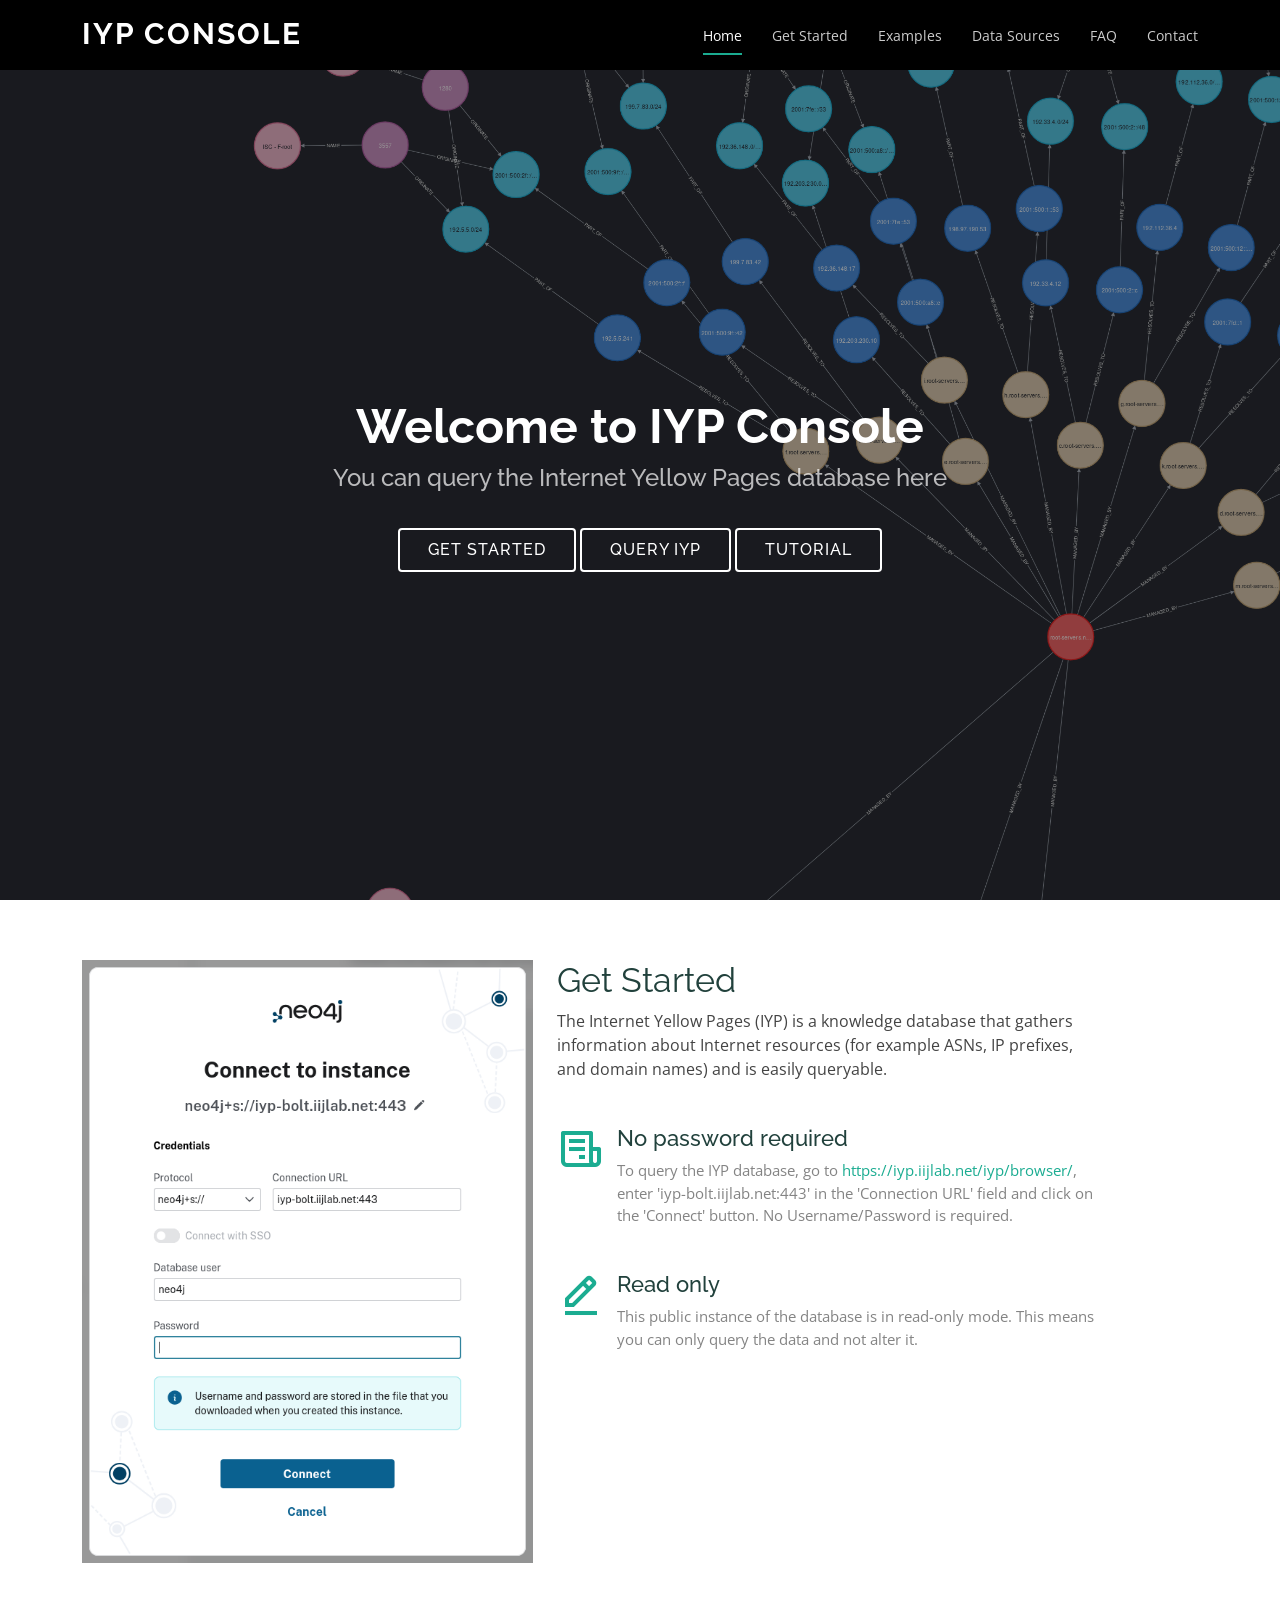
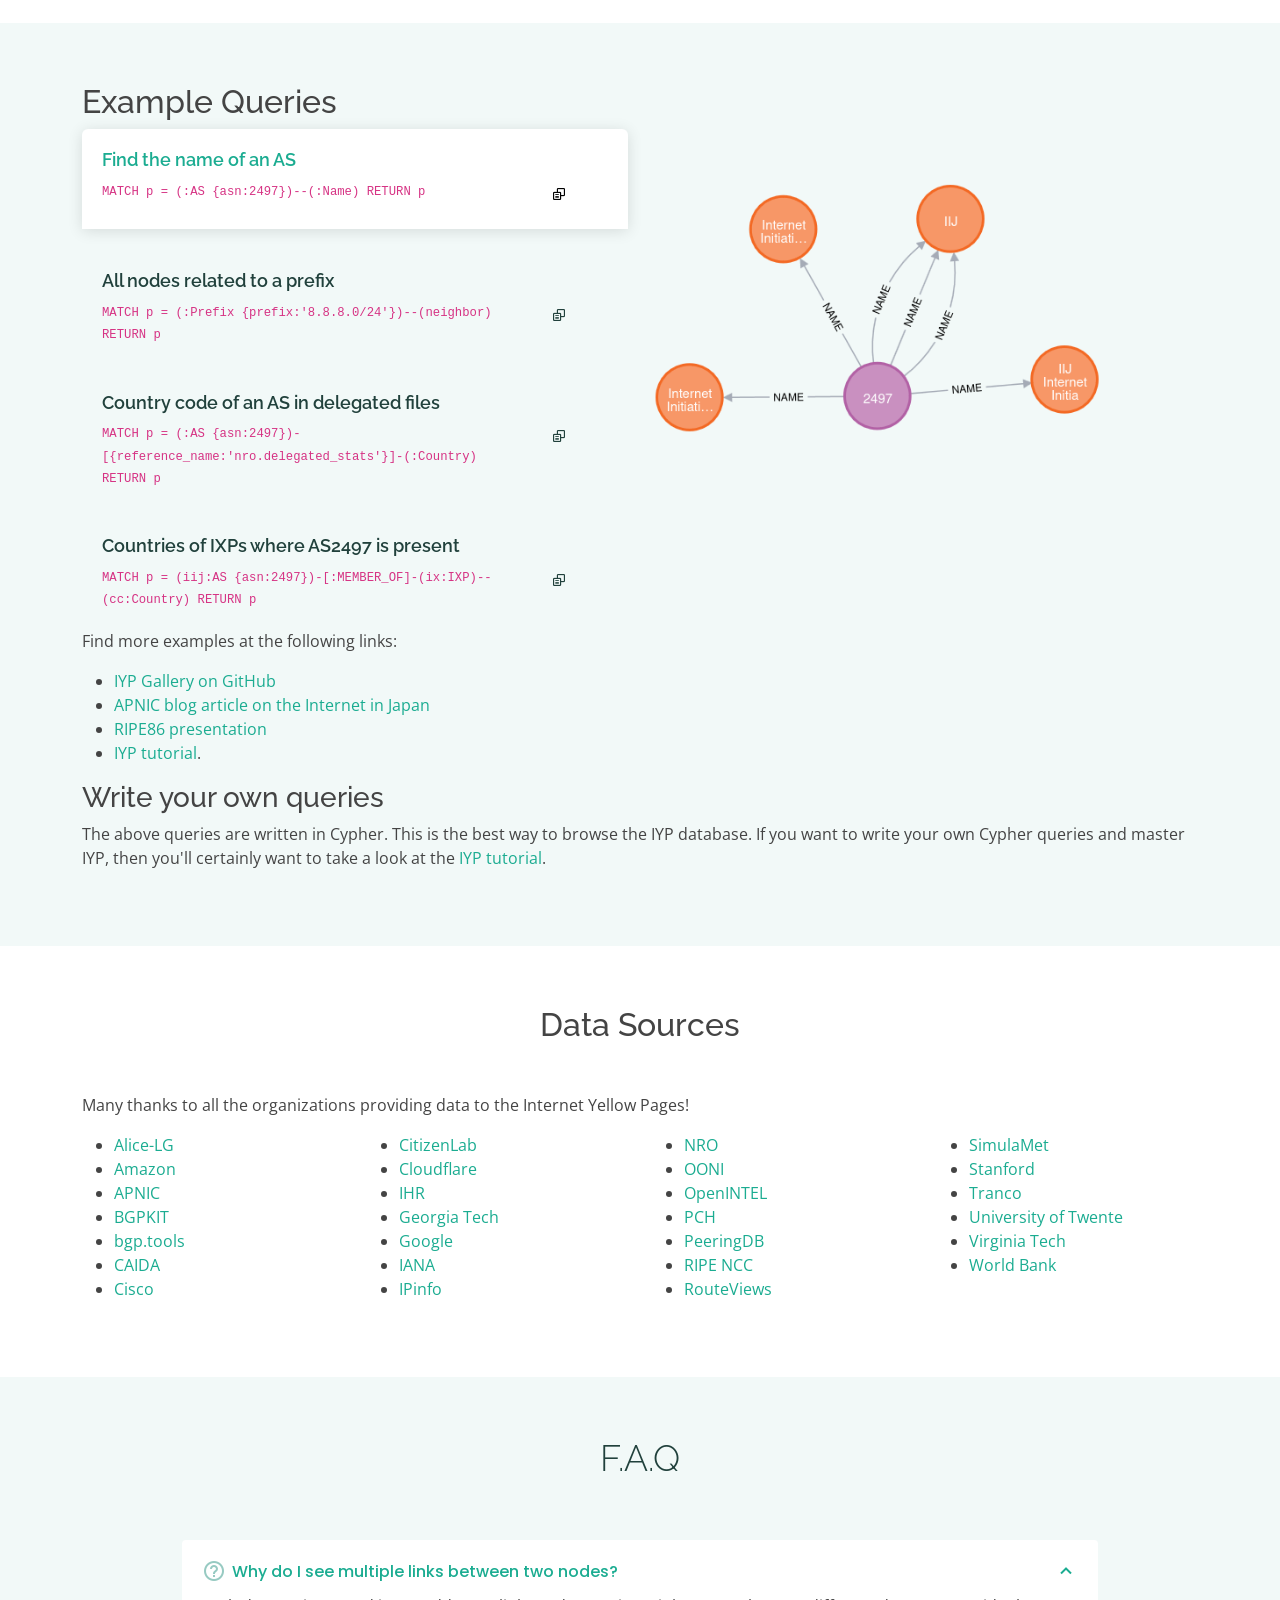
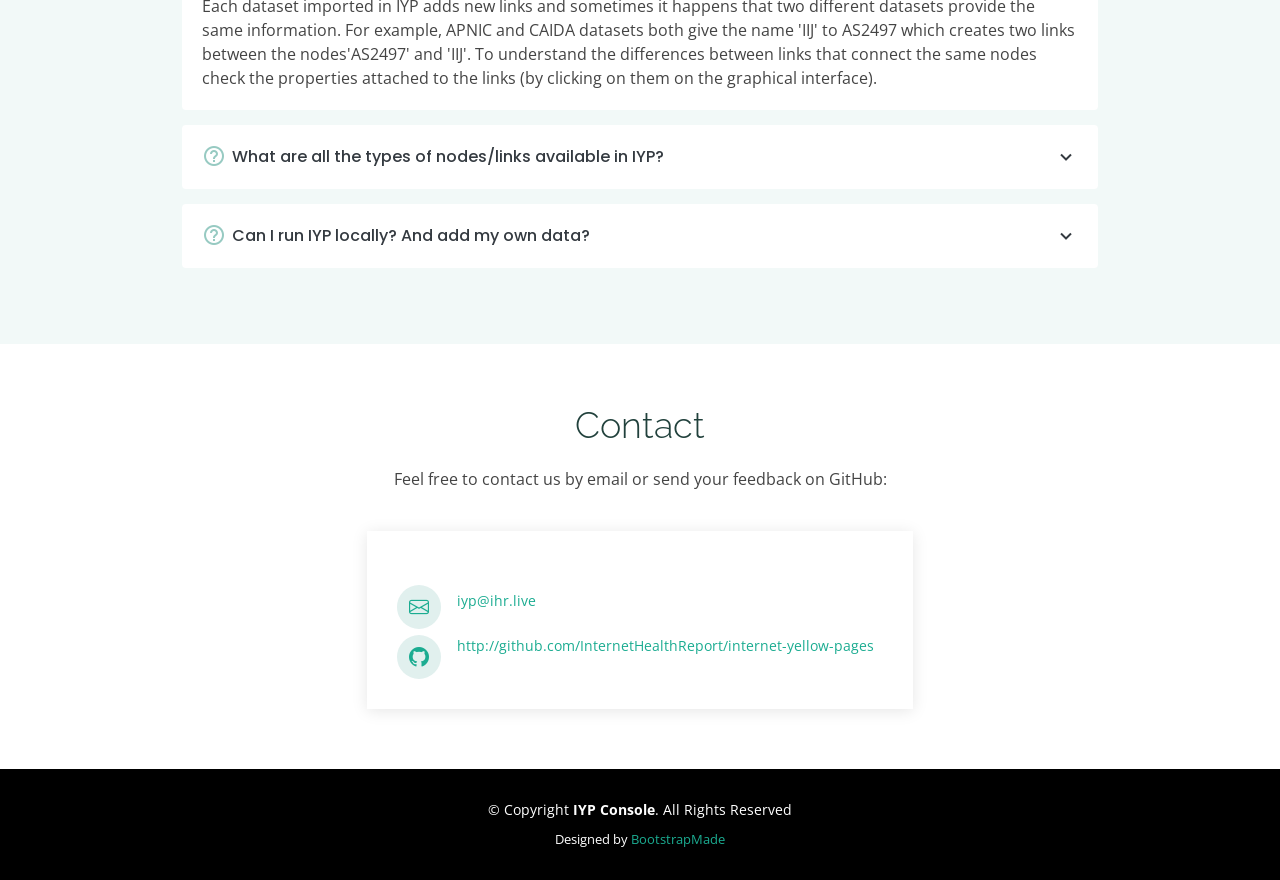
<file: index.html>
<!DOCTYPE html>
<html lang="en">

<head>
  <meta charset="utf-8">
  <meta content="width=device-width, initial-scale=1.0" name="viewport">

  <title>Internet Yellow Pages Console - Index</title>
  <meta content="" name="description">
  <meta content="" name="keywords">

  <!-- Favicons -->
  <link href="assets/img/favicon.png" rel="icon">
  <link href="assets/img/apple-touch-icon.png" rel="apple-touch-icon">

  <!-- Google Fonts -->
  <link href="https://fonts.googleapis.com/css?family=Open+Sans:300,300i,400,400i,600,600i,700,700i|Raleway:300,300i,400,400i,500,500i,600,600i,700,700i|Poppins:300,300i,400,400i,500,500i,600,600i,700,700i" rel="stylesheet">

  <!-- Vendor CSS Files -->
  <link href="assets/vendor/aos/aos.css" rel="stylesheet">
  <link href="assets/vendor/bootstrap/css/bootstrap.min.css" rel="stylesheet">
  <link href="assets/vendor/bootstrap-icons/bootstrap-icons.css" rel="stylesheet">
  <link href="assets/vendor/boxicons/css/boxicons.min.css" rel="stylesheet">
  <link href="assets/vendor/glightbox/css/glightbox.min.css" rel="stylesheet">
  <link href="assets/vendor/swiper/swiper-bundle.min.css" rel="stylesheet">

  <!-- Template Main CSS File -->
  <link href="assets/css/style.css" rel="stylesheet">

  <!-- =======================================================
  * Template Name: Maxim
  * Updated: Jul 27 2023 with Bootstrap v5.3.1
  * Template URL: https://bootstrapmade.com/maxim-free-onepage-bootstrap-theme/
  * Author: BootstrapMade.com
  * License: https://bootstrapmade.com/license/
  ======================================================== -->
</head>

<body>

  <!-- ======= Header ======= -->
  <header id="header" class="fixed-top d-flex align-items-center">
    <div class="container d-flex justify-content-between">

      <div class="logo">
        <h1><a href="index.html">IYP Console</a></h1>
      </div>

      <nav id="navbar" class="navbar">
        <ul>
          <li><a class="nav-link scrollto active" href="#hero">Home</a></li>
          <li><a class="nav-link scrollto" href="#about">Get Started</a></li>
          <li><a class="nav-link scrollto" href="#queries">Examples</a></li>
          <li><a class="nav-link scrollto " href="#datasources">Data Sources</a></li>
          <li><a class="nav-link scrollto" href="#faq">FAQ</a></li>
          <li><a class="nav-link scrollto" href="#contact">Contact</a></li>
        </ul>
        <i class="bi bi-list mobile-nav-toggle"></i>
      </nav><!-- .navbar -->

    </div>
  </header><!-- End Header -->

  <!-- ======= Hero Section ======= -->
  <section id="hero" class="d-flex flex-column justify-content-center align-items-center">
    <div class="container text-center text-md-left" data-aos="fade-up">
      <h1>Welcome to IYP Console</h1>
      <h2>You can query the Internet Yellow Pages database here</h2>
      <a href="#about" class="btn-get-started scrollto">Get Started</a>
      <a href="https://iyp.iijlab.net/iyp/browser/?connectURL=neo4j+s://iyp-bolt.iijlab.net:443" class="btn-get-started">Query IYP</a>
      <a href="https://tutorial.iyp.ihr.live/" class="btn-get-started">Tutorial</a>
    </div>
  </section><!-- End Hero -->

  <main id="main">

    <!-- ======= Get Started Section ======= -->
    <section id="about" class="about">
      <div class="container">

        <div class="row">
          <div class="col-xl-5 col-lg-6" data-aos="fade-right">
            <img src="assets/img/about-img.png" class="img-fluid" alt="">
          </div>
          <div class="col-xl-6 col-lg-5 pt-5 pt-lg-0">
            <h3 data-aos="fade-up">Get Started</h3>
            <p data-aos="fade-up">
              The Internet Yellow Pages (IYP) is a knowledge database that gathers 
              information about Internet resources (for example ASNs, IP prefixes, 
              and domain names) and is easily queryable.
            </p>
            <div class="icon-box" data-aos="fade-up">
              <i class="bx bx-receipt"></i>
              <h4>No password required</h4>
              <p>To query the IYP database, go to <a href="https://iyp.iijlab.net/iyp/browser/?connectURL=neo4j+s://iyp-bolt.iijlab.net:443">https://iyp.iijlab.net/iyp/browser/</a>,
              enter 'iyp-bolt.iijlab.net:443' in the 'Connection URL' field and click on the 'Connect' button. No Username/Password is required.
              </p>
            </div>

            <div class="icon-box" data-aos="fade-up" data-aos-delay="200">
              <i class="bx bx-edit-alt"></i>
              <h4>Read only</h4>
              <p>This public instance of the database is in read-only mode.
              This means you can only query the data and not alter it.</p>
            </div>

          </div>
        </div>

      </div>
    </section><!-- End About Section -->

    <!-- ======= Features Section ======= -->
    <section id="queries" class="features section-bg">
      <div class="container">

        <div class="row">
          <div class="col-lg-6 mb-7 mb-lg-0" data-aos="fade-right">
            <h2 data-aos="fade-up">Example Queries</h2>
            <ul class="nav nav-tabs flex-column">
              <li class="nav-item">
                <a class="nav-link active show" data-bs-toggle="tab" href="#tab-1">
                  <h4>Find the name of an AS</h4>
                  <div class="row">
                    <div class="col-10">
                        <p>
                            <code id='query-1' onclick="toClipboard('query-1')">MATCH p = (:AS {asn:2497})--(:Name) RETURN p</code>
                        </p>
                    </div>
                    <div class="col-2">
                        <p>
                            <i id="query-1-btn" class="bx bx-copy-alt p-2" onclick="toClipboard('query-1')"></i>
                        </p>
                    </div>
                  </div>
                </a>
              </li>
              <li class="nav-item mt-2">
                <a class="nav-link" data-bs-toggle="tab" href="#tab-2">
                  <h4>All nodes related to a prefix</h4>
                  <div class="row">
                    <div class="col-10">
                        <p>
                            <code id='query-2' onclick="toClipboard('query-2')">MATCH p = (:Prefix {prefix:'8.8.8.0/24'})--(neighbor) RETURN p</code>
                        </p>
                    </div>
                    <div class="col-2">
                        <p>
                            <i id="query-2-btn" class="bx bx-copy-alt p-2" onclick="toClipboard('query-2')"></i>
                        </p>
                    </div>
                  </div>
                </a>
              </li>
              <li class="nav-item mt-2">
                <a class="nav-link" data-bs-toggle="tab" href="#tab-3">
                  <h4>Country code of an AS in delegated files</h4>
                  <div class="row">
                    <div class="col-10">
                        <p>
                            <code id='query-3' onclick="toClipboard('query-3')">MATCH p = (:AS {asn:2497})-[{reference_name:'nro.delegated_stats'}]-(:Country) RETURN p</code>
                        </p>
                    </div>
                    <div class="col-2">
                        <p>
                            <i id="query-3-btn" class="bx bx-copy-alt p-2" onclick="toClipboard('query-3')"></i>
                        </p>
                    </div>
                  </div>
                </a>
              </li>
              <li class="nav-item mt-2">
                <a class="nav-link" data-bs-toggle="tab" href="#tab-4">
                  <h4>Countries of IXPs where AS2497 is present</h4>
                  <div class="row">
                    <div class="col-10">
                        <p>
                            <code id='query-4' onclick="toClipboard('query-4')"> MATCH p = (iij:AS {asn:2497})-[:MEMBER_OF]-(ix:IXP)--(cc:Country) RETURN p</code>
                        </p>
                    </div>
                    <div class="col-2">
                        <p>
                            <i id="query-4-btn" class="bx bx-copy-alt p-2" onclick="toClipboard('query-4')"></i>
                        </p>
                    </div>
                  </div>
                </a>
              </li>
            </ul>
          </div>
          <div class="col-lg-5 ml-auto" data-aos="fade-left">
            <div class="tab-content">
              <div class="tab-pane active show" id="tab-1">
                <figure>
                  <img src="assets/img/query-1.png" alt="" class="img-fluid">
                </figure>
              </div>
              <div class="tab-pane" id="tab-2">
                <figure>
                  <img src="assets/img/query-2.png" alt="" class="img-fluid">
                </figure>
              </div>
              <div class="tab-pane" id="tab-3">
                <figure>
                  <img src="assets/img/query-3.png" alt="" class="img-fluid">
                </figure>
              </div>
              <div class="tab-pane" id="tab-4">
                <figure>
                  <img src="assets/img/query-4.png" alt="" class="img-fluid">
                </figure>
              </div>
            </div>
          </div>
        </div>

        <div class="section-body" data-aos="fade-up">
          <p>Find more examples at the following links:
          <ul>
              <li><a href="https://github.com/InternetHealthReport/internet-yellow-pages/blob/main/documentation/gallery.md">IYP Gallery on GitHub</a></li>
              <li><a href="https://blog.apnic.net/2023/09/06/understanding-the-japanese-internet-with-the-internet-yellow-pages/">APNIC blog article on the Internet in Japan</a></li>
              <li><a href="https://ripe86.ripe.net/archives/video/1073/">RIPE86 presentation</a></li>
              <li><a href="https://tutorial.iyp.ihr.live/">IYP tutorial</a>.</li>
          </ul>
          </p>
          <h3>Write your own queries</h3>
            <p>The above queries are written in Cypher. This is the best way to
            browse the IYP database. If you want to write your own Cypher queries and master IYP, then you'll 
            certainly want to take a look at the <a href="https://tutorial.iyp.ihr.live/">IYP tutorial</a>.
              </p>
        </div>

        <!-- Toast  -->
        <div class="toast-container" style="z-index: 11">
          <div class="toast align-items-center text-bg-dark border-0" id="toastElement" role="alert" aria-live="assertive" aria-atomic="true">
            <div class="d-flex">
              <div class="toast-body">
                <i class="bi bi-check-circle-fill text-success me-2"></i>
                Query copied!
              </div>
              <button type="button" class="btn-close btn-close-white me-2 m-auto" data-bs-dismiss="toast" aria-label="Close"></button>
            </div>
          </div>
        </div>
      </div>
    </section><!-- End Features Section -->

    <!-- ======= Portfolio Section ======= -->
    <section id="datasources" class="portfolio">
      <div class="container">

        <div data-aos="fade-up">
          <h2 class="section-title">Data Sources</h2>
          <p>Many thanks to all the organizations providing data to the Internet Yellow Pages!</p>
          <div class="row">
            <div class="col">
                <ul>
                    <li><a href="https://github.com/alice-lg/alice-lg">Alice-LG</a></li>
                    <li><a href="https://www.amazon.com/">Amazon</a></li>
                    <li><a href="https://www.apnic.net/">APNIC</a></li>
                    <li><a href="https://bgpkit.com/">BGPKIT</a></li>
                    <li><a href="https://bgp.tools/">bgp.tools</a></li>
                    <li><a href="https://www.caida.org/">CAIDA</a></li>
                    <li><a href="https://www.cisco.com/">Cisco</a></li>
                </ul>
            </div>
            <div class="col">
                <ul>
                    <li><a href="https://www.citizenlab.co/">CitizenLab</a></li>
                    <li><a href="https://radar.cloudflare.com/">Cloudflare</a></li>
                    <li><a href="https://ihr.iijlab.net">IHR</a></li>
                    <li><a href="https://inetintel.notion.site">Georgia Tech</a></li>
                    <li><a href="https://www.google.com">Google</a></li>
                    <li><a href="https://www.iana.org/">IANA</a></li>
                    <li><a href="https://ipinfo.io/">IPinfo</a></li>
                </ul>
            </div>
            <div class="col">
                <ul>
                    <li><a href="https://www.nro.net/">NRO</a></li>
                    <li><a href="https://ooni.org/">OONI</a></li>
                    <li><a href="https://openintel.nl/">OpenINTEL</a></li>
                    <li><a href="https://www.pch.net">PCH</a></li>
                    <li><a href="https://www.peeringdb.com/">PeeringDB</a></li>
                    <li><a href="https://www.ripe.net/">RIPE NCC</a></li>
                    <li><a href="https://www.routeviews.org/routeviews/">RouteViews</a></li>
                </ul>
            </div>
            <div class="col">
                <ul>
                    <li><a href="https://www.simulamet.no">SimulaMet</a></li>
                    <li><a href="https://asdb.stanford.edu/">Stanford</a></li>
                    <li><a href="https://tranco-list.eu/">Tranco</a></li>
                    <li><a href="https://www.utwente.nl/en/eemcs/dacs/">University of Twente</a></li>
                    <li><a href="https://projects.netsecurelab.org/">Virginia Tech</a></li>
                    <li><a href="https://www.worldbank.org/">World Bank</a></li>
                </ul>
            </div>
          </div>
        </div>

      </div>
    </section><!-- End Portfolio Section -->

    <!-- ======= F.A.Q Section ======= -->
    <section id="faq" class="faq section-bg">
      <div class="container">

        <div class="section-title" data-aos="fade-up">
          <h2>F.A.Q</h2>
        </div>

        <div class="faq-list">
          <ul>
            <li data-aos="fade-up">
                <i class="bx bx-help-circle icon-help"></i> <a data-bs-toggle="collapse" class="collapse" data-bs-target="#faq-list-1">Why do I see multiple links between two nodes?<i class="bx bx-chevron-down icon-show"></i><i class="bx bx-chevron-up icon-close"></i></a>
              <div id="faq-list-1" class="collapse show" data-bs-parent=".faq-list">
                <p>
                Each dataset imported in IYP adds new links and sometimes it happens that two different datasets provide
                the same information. For example, APNIC and CAIDA datasets both give the name 'IIJ' to AS2497 which
                creates two links between the nodes'AS2497' and 'IIJ'. To understand the differences between links that
                connect the same nodes check the properties attached to the links (by clicking on them on the graphical
                interface).
                </p>
              </div>
            </li>

            <li data-aos="fade-up" data-aos-delay="100">
              <i class="bx bx-help-circle icon-help"></i> <a data-bs-toggle="collapse" data-bs-target="#faq-list-2" class="collapsed">What are all the types of nodes/links available in IYP? <i class="bx bx-chevron-down icon-show"></i><i class="bx bx-chevron-up icon-close"></i></a>
              <div id="faq-list-2" class="collapse" data-bs-parent=".faq-list">
                <p>
                In the IYP console click on the top-right database icon to see the list of node/relationship types and properties attached to them. An example is shown when clicking on any of these.
                </p>
              </div>
            </li>

            <li data-aos="fade-up" data-aos-delay="200">
              <i class="bx bx-help-circle icon-help"></i> <a data-bs-toggle="collapse" data-bs-target="#faq-list-3" class="collapsed">Can I run IYP locally? And add my own data? <i class="bx bx-chevron-down icon-show"></i><i class="bx bx-chevron-up icon-close"></i></a>
              <div id="faq-list-3" class="collapse" data-bs-parent=".faq-list">
                <p>
                Yes, and we recommend you to do so if you want programmatically query IYP at a high rate. The
                instructions to download the database and run the docker container are available at: <a href="https://github.com/InternetHealthReport/internet-yellow-pages/">https://github.com/InternetHealthReport/internet-yellow-pages/</a>
                </p>
              </div>
            </li>

          </ul>
        </div>

      </div>
    </section><!-- End F.A.Q Section -->

    <!-- ======= Contact Section ======= -->
    <section id="contact" class="contact">
      <div class="container">

        <div class="section-title" data-aos="fade-up">
          <h2>Contact</h2>
          <p> Feel free to contact us by email or send your feedback on GitHub:</p>
        </div>

        <div class="row no-gutters justify-content-center" data-aos="fade-up">

          <div class="col-lg-6 d-flex align-items-stretch">
            <div class="info">

              <div class="email mt-4">
                <i class="bi bi-envelope"></i>
                <p><a href="mailto:iyp@ihr.live">iyp@ihr.live</a></p>
              </div>

              <div class="phone mt-4">
                <i class="bi bi-github"></i>
                <p><a href='http://github.com/InternetHealthReport/internet-yellow-pages'>http://github.com/InternetHealthReport/internet-yellow-pages</a></p>
              </div>

            </div>

          </div>

        </div>

      </div>
    </section><!-- End Contact Section -->

  </main><!-- End #main -->

  <!-- ======= Footer ======= -->
  <footer id="footer">

    <div class="container">
      <div class="copyright">
        &copy; Copyright <strong><span>IYP Console</span></strong>. All Rights Reserved
      </div>
      <div class="credits">
        <!-- All the links in the footer should remain intact. -->
        <!-- You can delete the links only if you purchased the pro version. -->
        <!-- Licensing information: https://bootstrapmade.com/license/ -->
        <!-- Purchase the pro version with working PHP/AJAX contact form: https://bootstrapmade.com/maxim-free-onepage-bootstrap-theme/ -->
        Designed by <a href="https://bootstrapmade.com/">BootstrapMade</a>
      </div>
    </div>
  </footer><!-- End Footer -->

  <a href="#" class="back-to-top d-flex align-items-center justify-content-center"><i class="bi bi-arrow-up-short"></i></a>

  <!-- Vendor JS Files -->
  <script src="assets/vendor/aos/aos.js"></script>
  <script src="assets/vendor/bootstrap/js/bootstrap.bundle.min.js"></script>
  <script src="assets/vendor/glightbox/js/glightbox.min.js"></script>
  <script src="assets/vendor/isotope-layout/isotope.pkgd.min.js"></script>
  <script src="assets/vendor/swiper/swiper-bundle.min.js"></script>

  <!-- Template Main JS File -->
  <script src="assets/js/main.js"></script>
  <script src="assets/js/custom.js"></script>

</body>

</html>
</file>
<file: assets/css/style.css>
/**
* Template Name: Maxim
* Updated: Jul 27 2023 with Bootstrap v5.3.1
* Template URL: https://bootstrapmade.com/maxim-free-onepage-bootstrap-theme/
* Author: BootstrapMade.com
* License: https://bootstrapmade.com/license/
*/

/*--------------------------------------------------------------
# General
--------------------------------------------------------------*/
body {
  font-family: "Open Sans", sans-serif;
  color: #444444;
}

a {
  color: #1bac91;
  text-decoration: none;
}

a:hover {
  color: #22d8b6;
  text-decoration: none;
}

h1,
h2,
h3,
h4,
h5,
h6 {
  font-family: "Raleway", sans-serif;
}

/*--------------------------------------------------------------
# Back to top button
--------------------------------------------------------------*/
.back-to-top {
  position: fixed;
  visibility: hidden;
  opacity: 0;
  right: 15px;
  bottom: 15px;
  z-index: 996;
  background: #1bac91;
  width: 40px;
  height: 40px;
  border-radius: 4px;
  transition: all 0.4s;
}

.back-to-top i {
  font-size: 28px;
  color: #fff;
  line-height: 0;
}

.back-to-top:hover {
  background: #21cfaf;
  color: #fff;
}

.back-to-top.active {
  visibility: visible;
  opacity: 1;
}

/*--------------------------------------------------------------
# Disable aos animation delay on mobile devices
--------------------------------------------------------------*/
@media screen and (max-width: 768px) {
  [data-aos-delay] {
    transition-delay: 0 !important;
  }
}

/*--------------------------------------------------------------
# Header
--------------------------------------------------------------*/
#header {
  height: 70px;
  transition: all 0.5s;
  z-index: 997;
  background: #000;
}

#header .logo h1 {
  font-size: 30px;
  margin: 0;
  padding: 6px 0;
  line-height: 1;
  font-weight: 700;
  letter-spacing: 2px;
  text-transform: uppercase;
}

#header .logo h1 a,
#header .logo h1 a:hover {
  color: #fff;
  text-decoration: none;
}

#header .logo img {
  padding: 0;
  margin: 0;
  max-height: 40px;
}

@media (max-width: 992px) {
  #header {
    height: 60px;
  }
}

/*--------------------------------------------------------------
# Navigation Menu
--------------------------------------------------------------*/
/**
* Desktop Navigation 
*/
.navbar {
  padding: 0;
}

.navbar ul {
  margin: 0;
  padding: 0;
  display: flex;
  list-style: none;
  align-items: center;
}

.navbar li {
  position: relative;
}

.navbar>ul>li+li {
  margin-left: 30px;
}

.navbar a,
.navbar a:focus {
  display: flex;
  align-items: center;
  justify-content: space-between;
  padding: 12px 0;
  font-size: 14px;
  color: rgba(255, 255, 255, 0.8);
  white-space: nowrap;
  transition: 0.3s;
  position: relative;
}

.navbar a i,
.navbar a:focus i {
  font-size: 12px;
  line-height: 0;
  margin-left: 5px;
}

.navbar>ul>li>a:before {
  content: "";
  position: absolute;
  width: 100%;
  height: 2px;
  bottom: 3px;
  left: 0;
  background-color: #1bac91;
  visibility: hidden;
  width: 0px;
  transition: all 0.3s ease-in-out 0s;
}

.navbar a:hover:before,
.navbar li:hover>a:before,
.navbar .active:before {
  visibility: visible;
  width: 100%;
}

.navbar a:hover,
.navbar .active,
.navbar .active:focus,
.navbar li:hover>a {
  color: #fff;
}

.navbar .dropdown ul {
  display: block;
  position: absolute;
  left: 0;
  top: 100%;
  margin: 0;
  padding: 10px 0;
  z-index: 99;
  opacity: 0;
  visibility: hidden;
  background: #fff;
  box-shadow: 0px 0px 30px rgba(127, 137, 161, 0.25);
  transition: 0.3s;
}

.navbar .dropdown ul li {
  min-width: 200px;
}

.navbar .dropdown ul a {
  padding: 10px 20px;
  font-size: 14px;
  text-transform: none;
  font-weight: 500;
  color: #062822;
}

.navbar .dropdown ul a i {
  font-size: 12px;
}

.navbar .dropdown ul a:hover,
.navbar .dropdown ul .active:hover,
.navbar .dropdown ul li:hover>a {
  color: #1bac91;
}

.navbar .dropdown:hover>ul {
  opacity: 1;
  visibility: visible;
}

.navbar .dropdown .dropdown ul {
  top: 0;
  left: calc(100% - 30px);
  visibility: hidden;
}

.navbar .dropdown .dropdown:hover>ul {
  opacity: 1;
  top: 0;
  left: 100%;
  visibility: visible;
}

@media (max-width: 1366px) {
  .navbar .dropdown .dropdown ul {
    left: -90%;
  }

  .navbar .dropdown .dropdown:hover>ul {
    left: -100%;
  }
}

/**
* Mobile Navigation 
*/
.mobile-nav-toggle {
  color: #fff;
  font-size: 28px;
  cursor: pointer;
  display: none;
  line-height: 0;
  transition: 0.5s;
}

@media (max-width: 991px) {
  .mobile-nav-toggle {
    display: block;
  }

  .navbar ul {
    display: none;
  }
}

.navbar-mobile {
  position: fixed;
  overflow: hidden;
  top: 0;
  right: 0;
  left: 0;
  bottom: 0;
  background: rgba(16, 31, 29, 0.9);
  transition: 0.3s;
  z-index: 0;
}

.navbar-mobile .mobile-nav-toggle {
  position: absolute;
  top: 15px;
  right: 15px;
}

.navbar-mobile ul {
  display: block;
  position: absolute;
  top: 55px;
  right: 15px;
  bottom: 15px;
  left: 15px;
  padding: 10px 0;
  background-color: #fff;
  overflow-y: auto;
  transition: 0.3s;
}

.navbar-mobile>ul>li+li {
  margin: 0;
}

.navbar-mobile a:hover:before,
.navbar-mobile li:hover>a:before,
.navbar-mobile .active:before {
  visibility: hidden;
}

.navbar-mobile a,
.navbar-mobile a:focus {
  padding: 10px 20px;
  font-size: 15px;
  color: #21413c;
}

.navbar-mobile a:hover,
.navbar-mobile .active,
.navbar-mobile li:hover>a {
  color: #1bac91;
}

.navbar-mobile .getstarted,
.navbar-mobile .getstarted:focus {
  margin: 15px;
}

.navbar-mobile .dropdown ul {
  position: static;
  display: none;
  margin: 10px 20px;
  padding: 10px 0;
  z-index: 99;
  opacity: 1;
  visibility: visible;
  background: #fff;
  box-shadow: 0px 0px 30px rgba(127, 137, 161, 0.25);
}

.navbar-mobile .dropdown ul li {
  min-width: 200px;
}

.navbar-mobile .dropdown ul a {
  padding: 10px 20px;
}

.navbar-mobile .dropdown ul a i {
  font-size: 12px;
}

.navbar-mobile .dropdown ul a:hover,
.navbar-mobile .dropdown ul .active:hover,
.navbar-mobile .dropdown ul li:hover>a {
  color: #1bac91;
}

.navbar-mobile .dropdown>.dropdown-active {
  display: block;
}

/*--------------------------------------------------------------
# Hero Section
--------------------------------------------------------------*/
#hero {
  width: 100%;
  height: calc(100vh - 70px);
  background: url("../img/landing-bg.png") center center;
  background-size: cover;
  position: relative;
  margin-top: 70px;
  padding: 0;
}

#hero:before {
  content: "";
  background: rgba(0, 0, 0, 0.4);
  position: absolute;
  bottom: 0;
  top: 0;
  left: 0;
  right: 0;
}

#hero .container {
  z-index: 2;
}

#hero h1 {
  margin: 0 0 10px 0;
  font-size: 48px;
  font-weight: 700;
  line-height: 56px;
  color: #fff;
}

#hero h2 {
  color: rgba(255, 255, 255, 0.7);
  margin-bottom: 35px;
  font-size: 24px;
}

#hero .btn-get-started {
  font-family: "Raleway", sans-serif;
  text-transform: uppercase;
  font-weight: 500;
  font-size: 16px;
  letter-spacing: 1px;
  display: inline-block;
  padding: 8px 28px;
  border-radius: 4px;
  transition: 0.5s;
  border: 2px solid #fff;
  color: #fff;
}

#hero .btn-get-started:hover {
  border-color: #1bac91;
  background: #1bac91;
}

@media (min-width: 1024px) {
  #hero {
    background-attachment: fixed;
  }
}

@media (max-width: 992px) {
  #hero {
    margin-top: 60px;
    height: calc(100vh - 60px);
  }
}

@media (max-width: 768px) {
  #hero h1 {
    font-size: 28px;
    line-height: 36px;
  }

  #hero h2 {
    font-size: 18px;
    line-height: 24px;
    margin-bottom: 30px;
  }
}

/*--------------------------------------------------------------
# Sections General
--------------------------------------------------------------*/
section {
  padding: 60px 0;
  overflow: hidden;
}

.section-bg {
  background-color: #f2f9f8;
}

.section-title {
  padding-bottom: 40px;
  text-align: center;
}

.section-title h2 {
  font-size: 36px;
  font-weight: 300;
  margin-bottom: 20px;
  padding-bottom: 0;
  color: #21413c;
}

.section-title p {
  margin-bottom: 0;
}

/*--------------------------------------------------------------
# Breadcrumbs
--------------------------------------------------------------*/
.breadcrumbs {
  padding: 20px 0;
  background-color: #f7f7f7;
  min-height: 40px;
  margin-top: 72px;
}

@media (max-width: 992px) {
  .breadcrumbs {
    margin-top: 60px;
  }
}

.breadcrumbs h2 {
  font-size: 24px;
  font-weight: 300;
  margin: 0;
}

@media (max-width: 992px) {
  .breadcrumbs h2 {
    margin: 0 0 10px 0;
  }
}

.breadcrumbs ol {
  display: flex;
  flex-wrap: wrap;
  list-style: none;
  padding: 0;
  margin: 0;
  font-size: 14px;
}

.breadcrumbs ol li+li {
  padding-left: 10px;
}

.breadcrumbs ol li+li::before {
  display: inline-block;
  padding-right: 10px;
  color: #6c757d;
  content: "/";
}

@media (max-width: 768px) {
  .breadcrumbs .d-flex {
    display: block !important;
  }

  .breadcrumbs ol {
    display: block;
  }

  .breadcrumbs ol li {
    display: inline-block;
  }
}

/*--------------------------------------------------------------
# About
--------------------------------------------------------------*/
.about h3 {
  font-weight: 400;
  font-size: 34px;
  color: #21413c;
}

.about .icon-box {
  margin-top: 44px;
}

.about .icon-box i {
  font-size: 48px;
  float: left;
  color: #1bac91;
}

.about .icon-box h4 {
  font-size: 22px;
  font-weight: 500;
  margin-left: 60px;
  color: #21413c;
}

.about .icon-box p {
  font-size: 15px;
  color: #848484;
  margin-left: 60px;
}

.about .icon-box li {
  font-size: 15px;
  color: #848484;
  margin-left: 60px;
}

/*--------------------------------------------------------------
# Steps
--------------------------------------------------------------*/
.steps {
  padding: 50px 0 40px 0;
}

.steps .row {
  overflow: hidden;
}

.steps .content-item {
  padding: 40px;
  border-left: 1px solid #d4e9e6;
  border-bottom: 1px solid #d4e9e6;
  margin: -1px;
}

.steps .content-item span {
  display: block;
  font-size: 24px;
  font-weight: 400;
  color: #1bac91;
}

.steps .content-item h4 {
  font-size: 28px;
  font-weight: 400;
  padding: 0;
  margin: 20px 0;
  color: #21413c;
}

.steps .content-item p {
  color: #aaaaaa;
  font-size: 15px;
  margin: 0;
  padding: 0;
}

@media (max-width: 768px) {
  .steps .content-item {
    padding: 40px 0;
  }
}

/*--------------------------------------------------------------
# Features
--------------------------------------------------------------*/
.features .nav-tabs {
  border: 0;
}

.features .nav-link {
  border: 0;
  padding: 20px;
  transition: 0.3s;
  color: #21413c;
}

.features .nav-link:hover {
  color: #1bac91;
}

.features .nav-link h4 {
  font-size: 18px;
  font-weight: 600;
}

.features .nav-link p {
  font-size: 14px;
  margin-bottom: 0;
}

.features .nav-link.active {
  box-shadow: 0px 2px 15px rgba(0, 0, 0, 0.12);
}

.features .nav-link.active h4 {
  color: #1bac91;
}

.features .tab-pane.active {
  animation: slide-down 0.5s ease-out;
}

@keyframes slide-down {
  0% {
    opacity: 0;
  }

  100% {
    opacity: 1;
  }
}

/*--------------------------------------------------------------
# Services
--------------------------------------------------------------*/
.services .icon-box {
  padding: 30px;
  position: relative;
  overflow: hidden;
  margin: 0;
  background: #fff;
  transition: all 0.3s ease-in-out;
  border-radius: 15px;
  text-align: center;
  border-bottom: 3px solid #fff;
}

.services .icon-box:hover {
  box-shadow: 0 2px 29px 0 rgba(37, 37, 37, 0.1);
}

.services .icon i {
  font-size: 48px;
  line-height: 1;
  margin-bottom: 15px;
}

.services .title {
  font-weight: 700;
  margin-bottom: 15px;
  font-size: 18px;
}

.services .title a {
  color: #111;
}

.services .description {
  font-size: 15px;
  line-height: 28px;
  margin-bottom: 0;
}

.services .icon-box-pink .icon i {
  color: #ff689b;
}

.services .icon-box-cyan .icon i {
  color: #3fcdc7;
}

.services .icon-box-green .icon i {
  color: #41cf2e;
}

.services .icon-box-blue .icon i {
  color: #2282ff;
}

/*--------------------------------------------------------------
# Testimonials
--------------------------------------------------------------*/
.testimonials .testimonials-carousel,
.testimonials .testimonials-slider {
  overflow: hidden;
}

.testimonials .testimonial-item {
  box-sizing: content-box;
  min-height: 320px;
}

.testimonials .testimonial-item .testimonial-img {
  width: 90px;
  border-radius: 50%;
  margin: -40px 0 0 40px;
  position: relative;
  z-index: 2;
  border: 6px solid #fff;
}

.testimonials .testimonial-item h3 {
  font-size: 18px;
  font-weight: bold;
  margin: 10px 0 5px 45px;
  color: #111;
}

.testimonials .testimonial-item h4 {
  font-size: 14px;
  color: #999;
  margin: 0 0 0 45px;
}

.testimonials .testimonial-item .quote-icon-left,
.testimonials .testimonial-item .quote-icon-right {
  color: #a8d3cc;
  font-size: 26px;
}

.testimonials .testimonial-item .quote-icon-left {
  display: inline-block;
  left: -5px;
  position: relative;
}

.testimonials .testimonial-item .quote-icon-right {
  display: inline-block;
  right: -5px;
  position: relative;
  top: 10px;
}

.testimonials .testimonial-item p {
  font-style: italic;
  margin: 0 15px 0 15px;
  padding: 20px 20px 60px 20px;
  background: #eff7f6;
  position: relative;
  border-radius: 6px;
  position: relative;
  z-index: 1;
}

.testimonials .swiper-pagination {
  margin-top: 20px;
  position: relative;
}

.testimonials .swiper-pagination .swiper-pagination-bullet {
  width: 12px;
  height: 12px;
  background-color: #fff;
  opacity: 1;
  border: 1px solid #1bac91;
}

.testimonials .swiper-pagination .swiper-pagination-bullet-active {
  background-color: #1bac91;
}

/*--------------------------------------------------------------
# Portfolio
--------------------------------------------------------------*/
.portfolio .portfolio-item {
  margin-bottom: 30px;
}

.portfolio #portfolio-flters {
  padding: 0;
  margin: 0 auto 35px auto;
  list-style: none;
  text-align: center;
  background: #fff;
  box-shadow: 0px 2px 15px rgba(0, 0, 0, 0.1);
  border-radius: 50px;
  padding: 8px 20px;
}

.portfolio #portfolio-flters li {
  cursor: pointer;
  display: inline-block;
  padding: 10px 15px 8px 15px;
  font-size: 14px;
  font-weight: 600;
  line-height: 1;
  text-transform: uppercase;
  color: #444444;
  margin-bottom: 5px;
  transition: all 0.3s ease-in-out;
}

.portfolio #portfolio-flters li:hover,
.portfolio #portfolio-flters li.filter-active {
  color: #1bac91;
}

.portfolio #portfolio-flters li:last-child {
  margin-right: 0;
}

.portfolio .portfolio-wrap {
  transition: 0.3s;
  position: relative;
  overflow: hidden;
  z-index: 1;
  background: rgba(0, 0, 0, 0.6);
}

.portfolio .portfolio-wrap::before {
  content: "";
  background: rgba(0, 0, 0, 0.5);
  position: absolute;
  left: 30px;
  right: 30px;
  top: 30px;
  bottom: 30px;
  transition: all ease-in-out 0.3s;
  z-index: 2;
  opacity: 0;
}

.portfolio .portfolio-wrap .portfolio-info {
  opacity: 0;
  position: absolute;
  top: 0;
  left: 0;
  right: 0;
  bottom: 0;
  text-align: center;
  z-index: 3;
  transition: all ease-in-out 0.3s;
  display: flex;
  flex-direction: column;
  justify-content: center;
  align-items: center;
}

.portfolio .portfolio-wrap .portfolio-info::before {
  display: block;
  content: "";
  width: 48px;
  height: 48px;
  position: absolute;
  top: 35px;
  left: 35px;
  border-top: 3px solid #fff;
  border-left: 3px solid #fff;
  transition: all 0.5s ease 0s;
  z-index: 9994;
}

.portfolio .portfolio-wrap .portfolio-info::after {
  display: block;
  content: "";
  width: 48px;
  height: 48px;
  position: absolute;
  bottom: 35px;
  right: 35px;
  border-bottom: 3px solid #fff;
  border-right: 3px solid #fff;
  transition: all 0.5s ease 0s;
  z-index: 9994;
}

.portfolio .portfolio-wrap .portfolio-info h4 {
  font-size: 20px;
  color: #fff;
  font-weight: 600;
}

.portfolio .portfolio-wrap .portfolio-info p {
  color: #ffffff;
  font-size: 14px;
  text-transform: uppercase;
  padding: 0;
  margin: 0;
}

.portfolio .portfolio-wrap .portfolio-links {
  text-align: center;
  z-index: 4;
}

.portfolio .portfolio-wrap .portfolio-links a {
  color: #fff;
  margin: 0 2px;
  font-size: 28px;
  display: inline-block;
  transition: 0.3s;
}

.portfolio .portfolio-wrap .portfolio-links a:hover {
  color: #4ae3c6;
}

.portfolio .portfolio-wrap:hover::before {
  top: 0;
  left: 0;
  right: 0;
  bottom: 0;
  opacity: 1;
}

.portfolio .portfolio-wrap:hover .portfolio-info {
  opacity: 1;
}

.portfolio .portfolio-wrap:hover .portfolio-info::before {
  top: 15px;
  left: 15px;
}

.portfolio .portfolio-wrap:hover .portfolio-info::after {
  bottom: 15px;
  right: 15px;
}

/*--------------------------------------------------------------
# Portfolio Details
--------------------------------------------------------------*/
.portfolio-details {
  padding-top: 40px;
}

.portfolio-details .portfolio-details-slider img {
  width: 100%;
}

.portfolio-details .portfolio-details-slider .swiper-pagination {
  margin-top: 20px;
  position: relative;
}

.portfolio-details .portfolio-details-slider .swiper-pagination .swiper-pagination-bullet {
  width: 12px;
  height: 12px;
  background-color: #fff;
  opacity: 1;
  border: 1px solid #1bac91;
}

.portfolio-details .portfolio-details-slider .swiper-pagination .swiper-pagination-bullet-active {
  background-color: #1bac91;
}

.portfolio-details .portfolio-info {
  padding: 30px;
  box-shadow: 0px 0 30px rgba(33, 65, 60, 0.08);
}

.portfolio-details .portfolio-info h3 {
  font-size: 22px;
  font-weight: 700;
  margin-bottom: 20px;
  padding-bottom: 20px;
  border-bottom: 1px solid #eee;
}

.portfolio-details .portfolio-info ul {
  list-style: none;
  padding: 0;
  font-size: 15px;
}

.portfolio-details .portfolio-info ul li+li {
  margin-top: 10px;
}

.portfolio-details .portfolio-description {
  padding-top: 30px;
}

.portfolio-details .portfolio-description h2 {
  font-size: 26px;
  font-weight: 700;
  margin-bottom: 20px;
}

.portfolio-details .portfolio-description p {
  padding: 0;
}

/*--------------------------------------------------------------
# Team
--------------------------------------------------------------*/
.team .member {
  text-align: center;
  margin-bottom: 20px;
  background: #343a40;
  position: relative;
  overflow: hidden;
}

.team .member .member-info {
  opacity: 0;
  position: absolute;
  bottom: 0;
  top: 0;
  left: 0;
  right: 0;
  transition: 0.2s;
}

.team .member .member-info-content {
  position: absolute;
  left: 50px;
  right: 0;
  bottom: 0;
  transition: bottom 0.4s;
}

.team .member .member-info-content h4 {
  font-weight: 700;
  margin-bottom: 2px;
  font-size: 18px;
  color: #fff;
}

.team .member .member-info-content span {
  font-style: italic;
  display: block;
  font-size: 13px;
  color: #fff;
}

.team .member .social {
  position: absolute;
  left: -50px;
  top: 0;
  bottom: 0;
  width: 50px;
  transition: left ease-in-out 0.3s;
  background: rgba(0, 0, 0, 0.5);
  text-align: center;
}

.team .member .social a {
  transition: color 0.3s;
  display: block;
  color: #fff;
  margin-top: 15px;
}

.team .member .social a:hover {
  color: #1bac91;
}

.team .member .social i {
  font-size: 18px;
  margin: 0 2px;
}

.team .member:hover .member-info {
  background: linear-gradient(0deg, rgba(0, 0, 0, 0.9) 0%, rgba(0, 0, 0, 0.8) 20%, rgba(0, 212, 255, 0) 100%);
  opacity: 1;
  transition: 0.4s;
}

.team .member:hover .member-info-content {
  bottom: 30px;
  transition: bottom 0.4s;
}

.team .member:hover .social {
  left: 0;
  transition: left ease-in-out 0.3s;
}

/*--------------------------------------------------------------
# F.A.Q
--------------------------------------------------------------*/
.faq .faq-list {
  padding: 0 100px;
}

.faq .faq-list ul {
  padding: 0;
  list-style: none;
}

.faq .faq-list li+li {
  margin-top: 15px;
}

.faq .faq-list li {
  padding: 20px;
  background: #fff;
  border-radius: 4px;
  position: relative;
}

.faq .faq-list a {
  display: block;
  position: relative;
  font-family: "Poppins", sans-serif;
  font-size: 16px;
  line-height: 24px;
  font-weight: 500;
  padding: 0 30px;
  outline: none;
  cursor: pointer;
}

.faq .faq-list .icon-help {
  font-size: 24px;
  position: absolute;
  right: 0;
  left: 20px;
  color: #97cac2;
}

.faq .faq-list .icon-show,
.faq .faq-list .icon-close {
  font-size: 24px;
  position: absolute;
  right: 0;
  top: 0;
}

.faq .faq-list p {
  margin-bottom: 0;
  padding: 10px 0 0 0;
}

.faq .faq-list .icon-show {
  display: none;
}

.faq .faq-list a.collapsed {
  color: #343a40;
}

.faq .faq-list a.collapsed:hover {
  color: #1bac91;
}

.faq .faq-list a.collapsed .icon-show {
  display: inline-block;
}

.faq .faq-list a.collapsed .icon-close {
  display: none;
}

@media (max-width: 1200px) {
  .faq .faq-list {
    padding: 0;
  }
}

/*--------------------------------------------------------------
# Contact
--------------------------------------------------------------*/
.contact .info {
  padding: 30px;
  width: 100%;
  background: #fff;
  box-shadow: 0px 2px 15px rgba(0, 0, 0, 0.1);
}

.contact .info i {
  font-size: 20px;
  color: #1bac91;
  float: left;
  width: 44px;
  height: 44px;
  background: #e1f0ee;
  display: flex;
  justify-content: center;
  align-items: center;
  border-radius: 50px;
  transition: all 0.3s ease-in-out;
}

.contact .info h4 {
  padding: 0 0 0 60px;
  font-size: 22px;
  font-weight: 600;
  margin-bottom: 5px;
  color: #21413c;
}

.contact .info p {
  padding: 0 0 0 60px;
  margin-bottom: 0;
  font-size: 14px;
  color: #43857a;
}

.contact .info .email p {
  padding-top: 5px;
}

.contact .info .social-links {
  padding-left: 60px;
}

.contact .info .social-links a {
  font-size: 18px;
  display: inline-block;
  background: #333;
  color: #fff;
  line-height: 1;
  padding: 8px 0;
  border-radius: 50%;
  text-align: center;
  width: 36px;
  height: 36px;
  transition: 0.3s;
  margin-right: 10px;
}

.contact .info .social-links a:hover {
  background: #1bac91;
  color: #fff;
}

.contact .info .email:hover i,
.contact .info .address:hover i,
.contact .info .phone:hover i {
  background: #1bac91;
  color: #fff;
}

.contact .php-email-form {
  width: 100%;
  padding: 30px;
  background: #fff;
  box-shadow: 0 0 24px 0 rgba(0, 0, 0, 0.12);
}

.contact .php-email-form .form-group {
  padding-bottom: 8px;
}

.contact .php-email-form .error-message {
  display: none;
  color: #fff;
  background: #ed3c0d;
  text-align: left;
  padding: 15px;
  font-weight: 600;
}

.contact .php-email-form .error-message br+br {
  margin-top: 25px;
}

.contact .php-email-form .sent-message {
  display: none;
  color: #fff;
  background: #18d26e;
  text-align: center;
  padding: 15px;
  font-weight: 600;
}

.contact .php-email-form .loading {
  display: none;
  background: #fff;
  text-align: center;
  padding: 15px;
}

.contact .php-email-form .loading:before {
  content: "";
  display: inline-block;
  border-radius: 50%;
  width: 24px;
  height: 24px;
  margin: 0 10px -6px 0;
  border: 3px solid #18d26e;
  border-top-color: #eee;
  animation: animate-loading 1s linear infinite;
}

.contact .php-email-form input,
.contact .php-email-form textarea {
  border-radius: 0;
  box-shadow: none;
  font-size: 14px;
}

.contact .php-email-form input {
  height: 44px;
}

.contact .php-email-form textarea {
  padding: 10px 12px;
}

.contact .php-email-form button[type=submit] {
  background: #1bac91;
  border: 0;
  padding: 10px 24px;
  color: #fff;
  transition: 0.4s;
  border-radius: 4px;
}

.contact .php-email-form button[type=submit]:hover {
  background: #22d8b6;
}

@keyframes animate-loading {
  0% {
    transform: rotate(0deg);
  }

  100% {
    transform: rotate(360deg);
  }
}

/*--------------------------------------------------------------
# Footer
--------------------------------------------------------------*/
#footer {
  background: black;
  padding: 0 0 30px 0;
  color: #fff;
  font-size: 14px;
}

#footer .footer-top {
  background: #0c1817;
  border-bottom: 1px solid #18302c;
  padding: 60px 0 30px 0;
}

#footer .footer-top .footer-info {
  margin-bottom: 30px;
}

#footer .footer-top .footer-info h3 {
  font-size: 24px;
  margin: 0 0 20px 0;
  padding: 2px 0 2px 0;
  line-height: 1;
  font-weight: 700;
}

#footer .footer-top .footer-info p {
  font-size: 14px;
  line-height: 24px;
  margin-bottom: 0;
  font-family: "Raleway", sans-serif;
  color: #fff;
}

#footer .footer-top .social-links a {
  font-size: 18px;
  display: inline-block;
  background: #1c3733;
  color: #fff;
  line-height: 1;
  padding: 8px 0;
  margin-right: 4px;
  border-radius: 50%;
  text-align: center;
  width: 36px;
  height: 36px;
  transition: 0.3s;
}

#footer .footer-top .social-links a:hover {
  background: #1bac91;
  color: #fff;
  text-decoration: none;
}

#footer .footer-top h4 {
  font-size: 16px;
  font-weight: 600;
  color: #fff;
  position: relative;
  padding-bottom: 12px;
}

#footer .footer-top .footer-links {
  margin-bottom: 30px;
}

#footer .footer-top .footer-links ul {
  list-style: none;
  padding: 0;
  margin: 0;
}

#footer .footer-top .footer-links ul i {
  padding-right: 2px;
  color: #4ae3c6;
  font-size: 18px;
  line-height: 1;
}

#footer .footer-top .footer-links ul li {
  padding: 10px 0;
  display: flex;
  align-items: center;
}

#footer .footer-top .footer-links ul li:first-child {
  padding-top: 0;
}

#footer .footer-top .footer-links ul a {
  color: #fff;
  transition: 0.3s;
  display: inline-block;
  line-height: 1;
}

#footer .footer-top .footer-links ul a:hover {
  color: #34dfbf;
}

#footer .footer-top .footer-newsletter form {
  margin-top: 30px;
  background: #fff;
  padding: 6px 10px;
  position: relative;
  border-radius: 4px 0 0 4px;
}

#footer .footer-top .footer-newsletter form input[type=email] {
  border: 0;
  padding: 4px;
  width: calc(100% - 110px);
}

#footer .footer-top .footer-newsletter form input[type=submit] {
  position: absolute;
  top: 0;
  right: -4px;
  bottom: 0;
  border: 0;
  background: none;
  font-size: 16px;
  padding: 0 20px;
  background: #1bac91;
  color: #fff;
  transition: 0.3s;
  border-radius: 0 4px 4px 0;
}

#footer .footer-top .footer-newsletter form input[type=submit]:hover {
  background: #14806c;
}

#footer .copyright {
  text-align: center;
  padding-top: 30px;
}

#footer .credits {
  padding-top: 10px;
  text-align: center;
  font-size: 13px;
  color: #fff;
}

/*--------------------------------------------------------------
# Toast
--------------------------------------------------------------*/

.toast-container{
  position: fixed;
  top: 80px;
  left: 10px;
}
</file>
